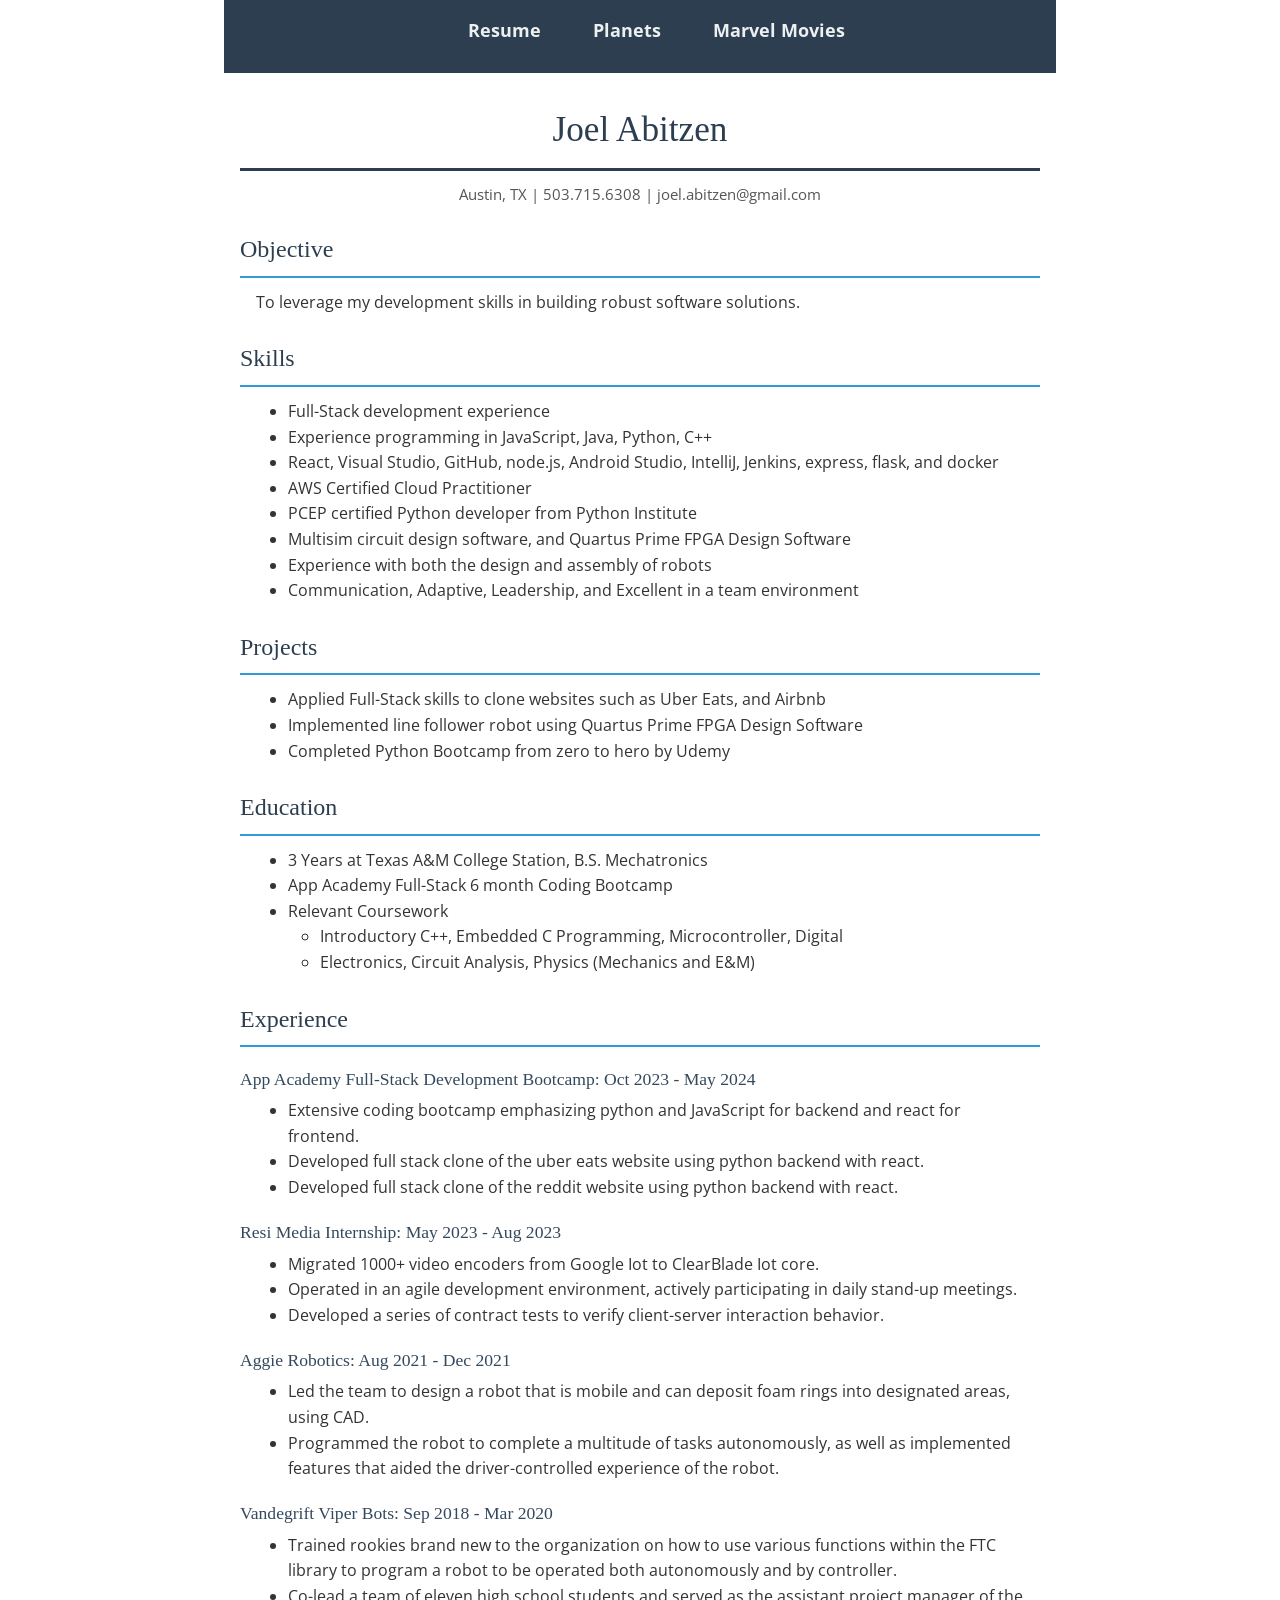
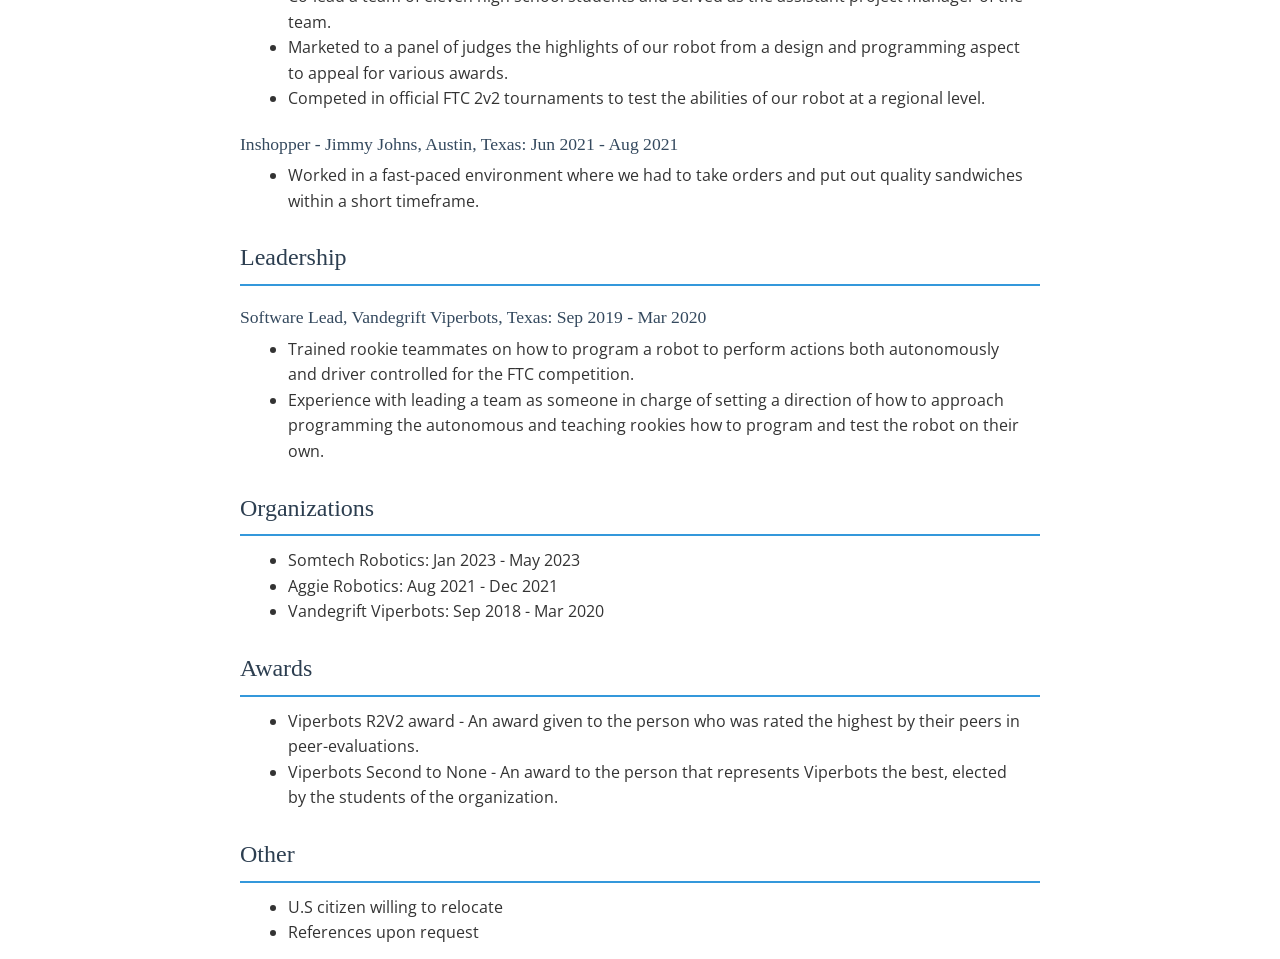
<file: index.html>
<!DOCTYPE html>
<html lang="en">
  <head>
    <meta charset="utf-8">
    <meta name="viewport" content="width=device-width, initial-scale=1.0">
    <title>Joel Abitzen - Resume</title>
    <link rel="stylesheet" href="css/reset.css">
    <link rel="stylesheet" href="css/styles.css">
  </head>
  <body id="resume">
    <nav id="main-nav">
      <ul>
        <li><a href="index.html">Resume</a></li>
        <li><a href="planets.html">Planets</a></li>
        <li><a href="marvel.html">Marvel Movies</a></li>
      </ul>
    </nav>
    <h1>Joel Abitzen</h1>
    <p>Austin, TX | 503.715.6308 | joel.abitzen@gmail.com</p>
    <h2>Objective</h2>
    <p>To leverage my development skills in building robust software solutions.</p>
    <h2>Skills</h2>
    <ul>
      <li>Full-Stack development experience</li>
      <li>Experience programming in JavaScript, Java, Python, C++</li>
      <li>React, Visual Studio, GitHub, node.js, Android Studio, IntelliJ, Jenkins, express, flask, and docker</li>
      <li>AWS Certified Cloud Practitioner</li>
      <li>PCEP certified Python developer from Python Institute</li>
      <li>Multisim circuit design software, and Quartus Prime FPGA Design Software</li>
      <li>Experience with both the design and assembly of robots</li>
      <li>Communication, Adaptive, Leadership, and Excellent in a team environment</li>
    </ul>
    <h2>Projects</h2>
    <ul>
      <li>Applied Full-Stack skills to clone websites such as Uber Eats, and Airbnb</li>
      <li>Implemented line follower robot using Quartus Prime FPGA Design Software</li>
      <li>Completed Python Bootcamp from zero to hero by Udemy</li>
    </ul>
    <h2>Education</h2>
    <ul>
      <li>3 Years at Texas A&amp;M College Station, B.S. Mechatronics</li>
      <li>App Academy Full-Stack 6 month Coding Bootcamp</li>
      <li>Relevant Coursework
        <ul>
          <li>Introductory C++, Embedded C Programming, Microcontroller, Digital</li>
          <li>Electronics, Circuit Analysis, Physics (Mechanics and E&amp;M)</li>
        </ul>
      </li>
    </ul>
    <h2>Experience</h2>
    <h3>App Academy Full-Stack Development Bootcamp: Oct 2023 - May 2024</h3>
    <ul>
      <li>Extensive coding bootcamp emphasizing python and JavaScript for backend and react for frontend.</li>
      <li>Developed full stack clone of the uber eats website using python backend with react.</li>
      <li>Developed full stack clone of the reddit website using python backend with react.</li>
    </ul>
    <h3>Resi Media Internship: May 2023 - Aug 2023</h3>
    <ul>
      <li>Migrated 1000+ video encoders from Google Iot to ClearBlade Iot core.</li>
      <li>Operated in an agile development environment, actively participating in daily stand-up meetings.</li>
      <li>Developed a series of contract tests to verify client-server interaction behavior.</li>
    </ul>
    <h3>Aggie Robotics: Aug 2021 - Dec 2021</h3>
    <ul>
      <li>Led the team to design a robot that is mobile and can deposit foam rings into designated areas, using CAD.</li>
      <li>Programmed the robot to complete a multitude of tasks autonomously, as well as implemented features that aided the driver-controlled experience of the robot.</li>
    </ul>
    <h3>Vandegrift Viper Bots: Sep 2018 - Mar 2020</h3>
    <ul>
      <li>Trained rookies brand new to the organization on how to use various functions within the FTC library to program a robot to be operated both autonomously and by controller.</li>
      <li>Co-lead a team of eleven high school students and served as the assistant project manager of the team.</li>
      <li>Marketed to a panel of judges the highlights of our robot from a design and programming aspect to appeal for various awards.</li>
      <li>Competed in official FTC 2v2 tournaments to test the abilities of our robot at a regional level.</li>
    </ul>
    <h3>Inshopper - Jimmy Johns, Austin, Texas: Jun 2021 - Aug 2021</h3>
    <ul>
      <li>Worked in a fast-paced environment where we had to take orders and put out quality sandwiches within a short timeframe.</li>
    </ul>
    <h2>Leadership</h2>
    <h3>Software Lead, Vandegrift Viperbots, Texas: Sep 2019 - Mar 2020</h3>
    <ul>
      <li>Trained rookie teammates on how to program a robot to perform actions both autonomously and driver controlled for the FTC competition.</li>
      <li>Experience with leading a team as someone in charge of setting a direction of how to approach programming the autonomous and teaching rookies how to program and test the robot on their own.</li>
    </ul>
    <h2>Organizations</h2>
    <ul>
      <li>Somtech Robotics: Jan 2023 - May 2023</li>
      <li>Aggie Robotics: Aug 2021 - Dec 2021</li>
      <li>Vandegrift Viperbots: Sep 2018 - Mar 2020</li>
    </ul>
    <h2>Awards</h2>
    <ul>
      <li>Viperbots R2V2 award - An award given to the person who was rated the highest by their peers in peer-evaluations.</li>
      <li>Viperbots Second to None - An award to the person that represents Viperbots the best, elected by the students of the organization.</li>
    </ul>
    <h2>Other</h2>
    <ul>
      <li>U.S citizen willing to relocate</li>
      <li>References upon request</li>
    </ul>
  </body>
</html>
</file>
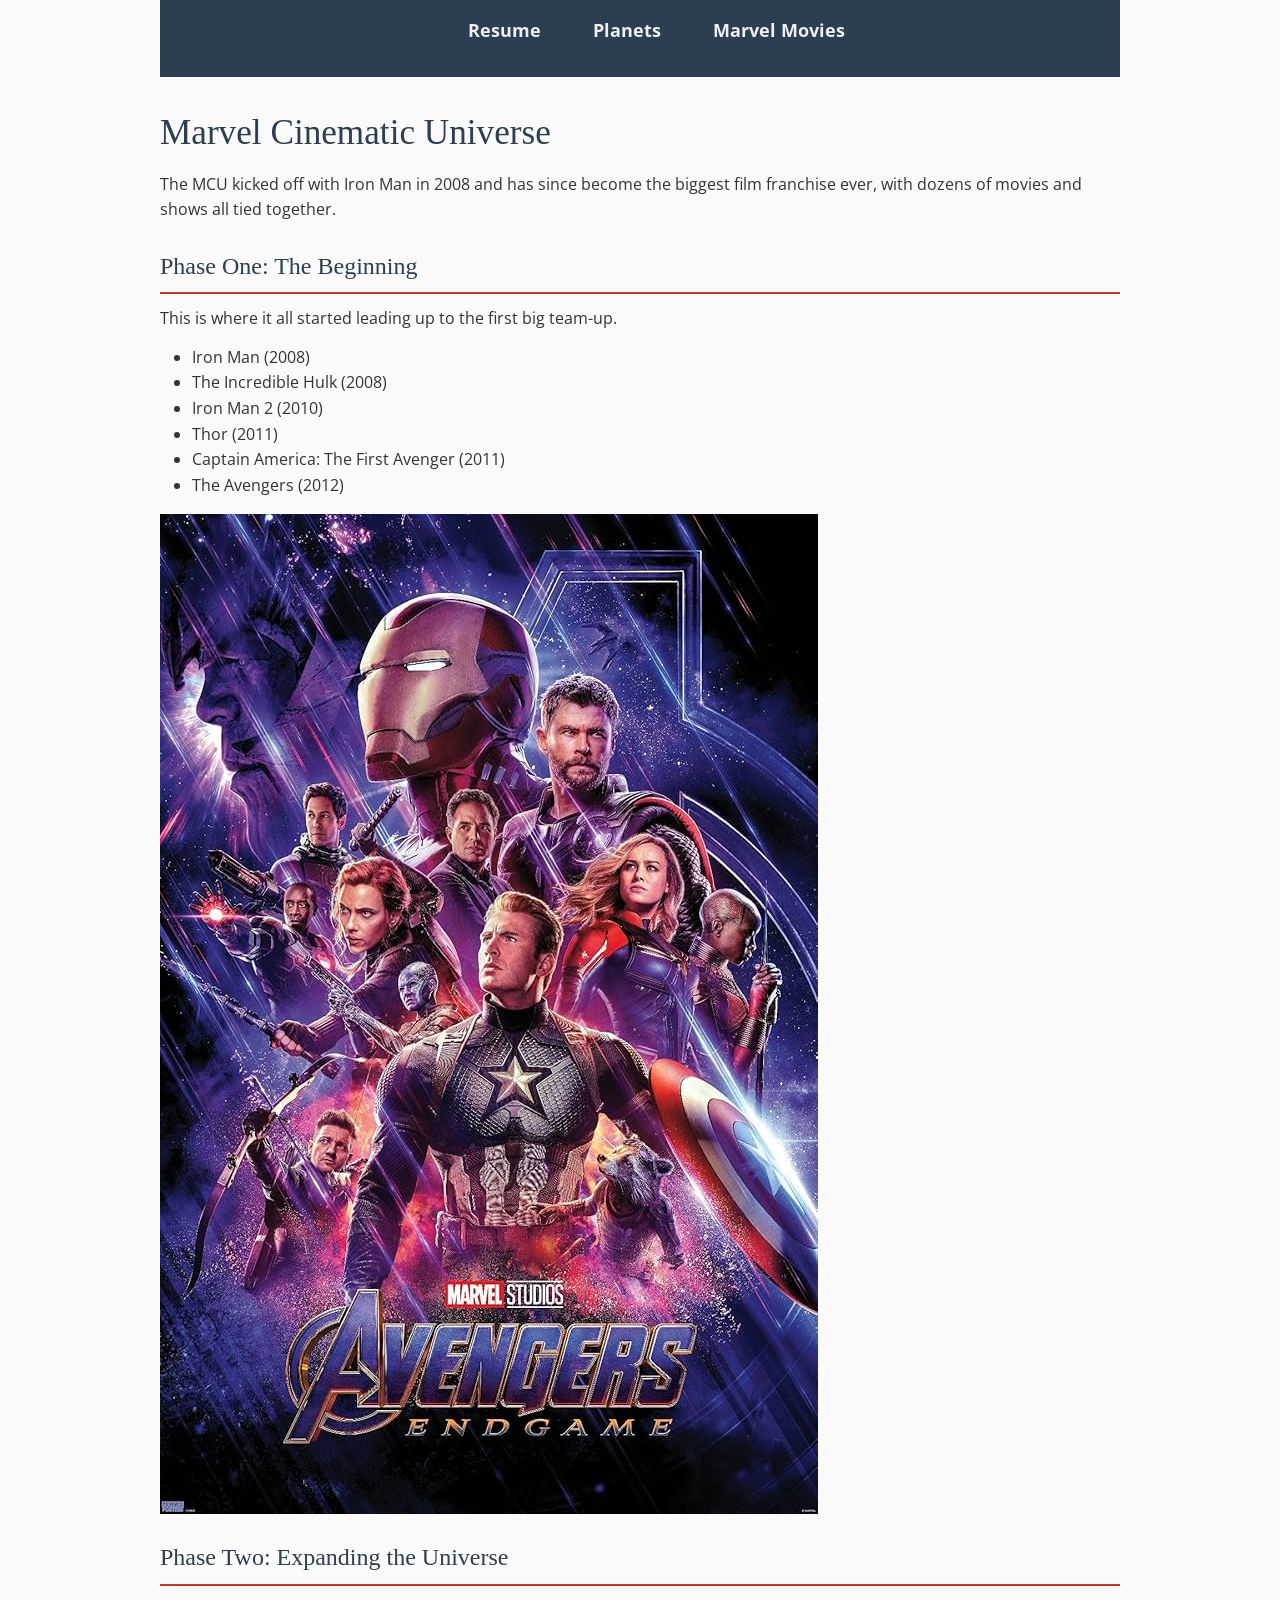
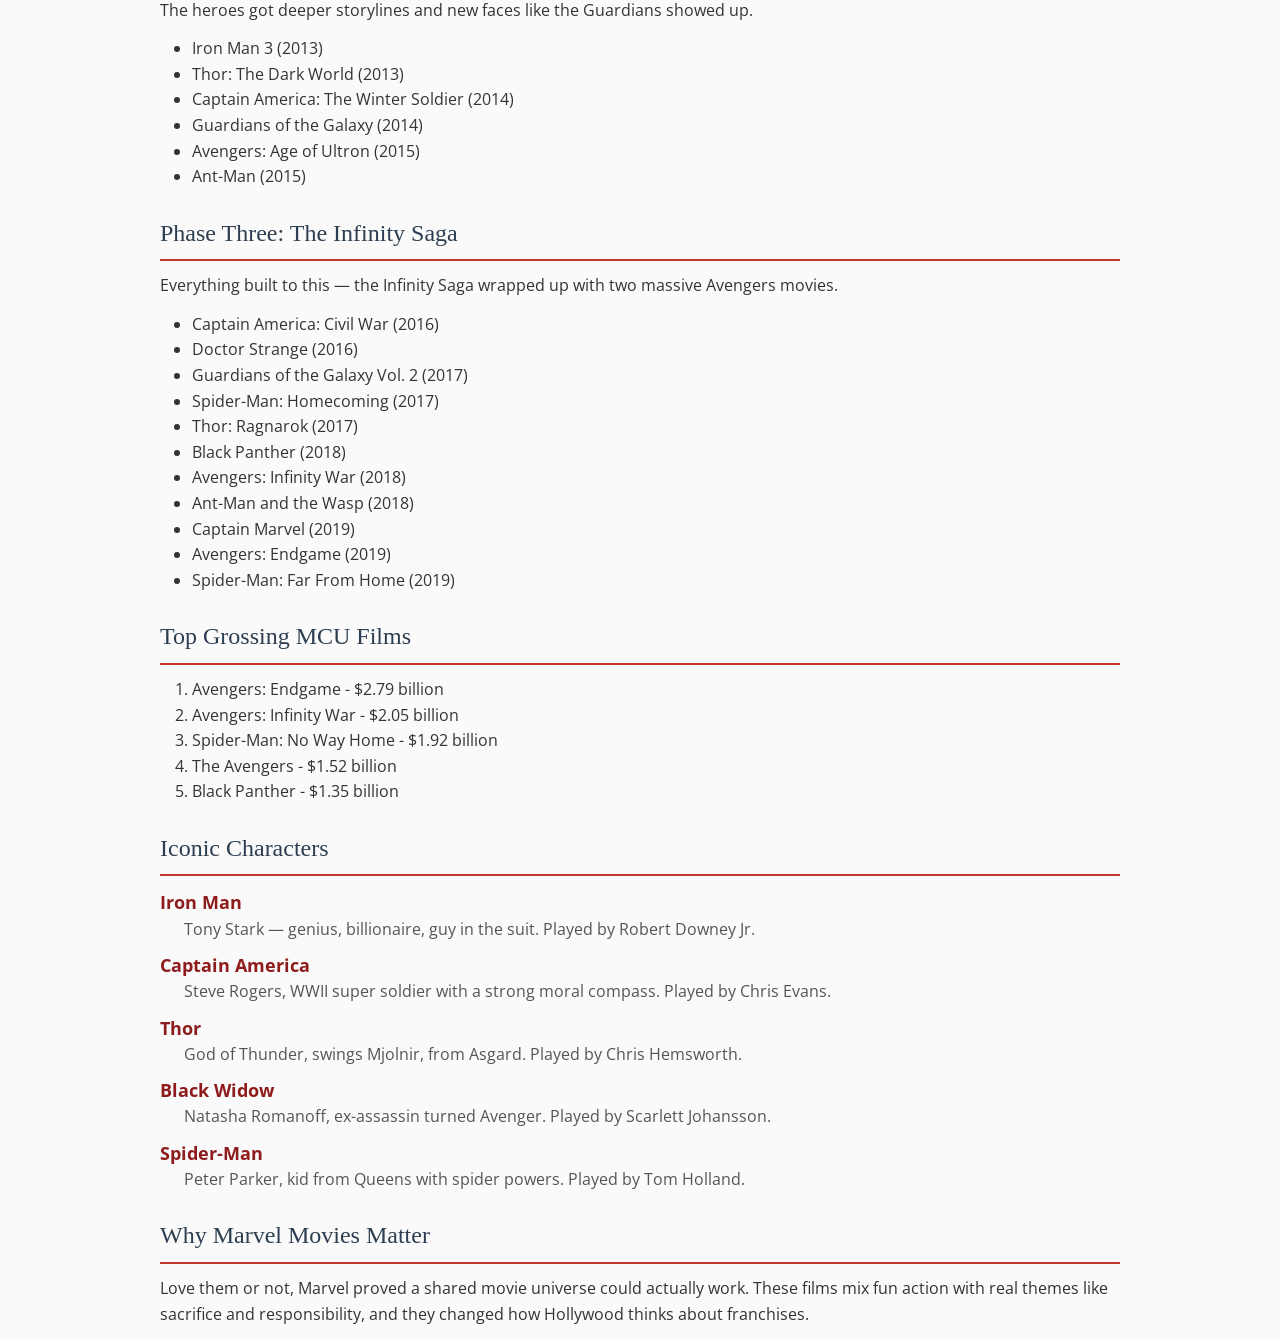
<file: marvel.html>
<!DOCTYPE html>
<html lang="en">
  <head>
    <meta charset="utf-8">
    <meta name="viewport" content="width=device-width, initial-scale=1.0">
    <title>Marvel Movies</title>
    <link rel="stylesheet" href="css/reset.css">
    <link rel="stylesheet" href="css/styles.css">
  </head>
  <body id="marvel">
    <nav id="main-nav">
      <ul>
        <li><a href="index.html">Resume</a></li>
        <li><a href="planets.html">Planets</a></li>
        <li><a href="marvel.html">Marvel Movies</a></li>
      </ul>
    </nav>
    <h1>Marvel Cinematic Universe</h1>
    <p>The MCU kicked off with Iron Man in 2008 and has since become the biggest film franchise ever, with dozens of movies and shows all tied together.</p>
    <h2>Phase One: The Beginning</h2>
    <p>This is where it all started leading up to the first big team-up.</p>
    <ul>
      <li>Iron Man (2008)</li>
      <li>The Incredible Hulk (2008)</li>
      <li>Iron Man 2 (2010)</li>
      <li>Thor (2011)</li>
      <li>Captain America: The First Avenger (2011)</li>
      <li>The Avengers (2012)</li>
    </ul>
    <img src="images/avengers.jpg" alt="The Avengers movie poster">
    <h2>Phase Two: Expanding the Universe</h2>
    <p>The heroes got deeper storylines and new faces like the Guardians showed up.</p>
    <ul>
      <li>Iron Man 3 (2013)</li>
      <li>Thor: The Dark World (2013)</li>
      <li>Captain America: The Winter Soldier (2014)</li>
      <li>Guardians of the Galaxy (2014)</li>
      <li>Avengers: Age of Ultron (2015)</li>
      <li>Ant-Man (2015)</li>
    </ul>
    <h2>Phase Three: The Infinity Saga</h2>
    <p>Everything built to this — the Infinity Saga wrapped up with two massive Avengers movies.</p>
    <ul>
      <li>Captain America: Civil War (2016)</li>
      <li>Doctor Strange (2016)</li>
      <li>Guardians of the Galaxy Vol. 2 (2017)</li>
      <li>Spider-Man: Homecoming (2017)</li>
      <li>Thor: Ragnarok (2017)</li>
      <li>Black Panther (2018)</li>
      <li>Avengers: Infinity War (2018)</li>
      <li>Ant-Man and the Wasp (2018)</li>
      <li>Captain Marvel (2019)</li>
      <li>Avengers: Endgame (2019)</li>
      <li>Spider-Man: Far From Home (2019)</li>
    </ul>
    <h2>Top Grossing MCU Films</h2>
    <ol>
      <li>Avengers: Endgame - $2.79 billion</li>
      <li>Avengers: Infinity War - $2.05 billion</li>
      <li>Spider-Man: No Way Home - $1.92 billion</li>
      <li>The Avengers - $1.52 billion</li>
      <li>Black Panther - $1.35 billion</li>
    </ol>
    <h2>Iconic Characters</h2>
    <dl>
      <dt>Iron Man</dt>
      <dd>Tony Stark — genius, billionaire, guy in the suit. Played by Robert Downey Jr.</dd>
      <dt>Captain America</dt>
      <dd>Steve Rogers, WWII super soldier with a strong moral compass. Played by Chris Evans.</dd>
      <dt>Thor</dt>
      <dd>God of Thunder, swings Mjolnir, from Asgard. Played by Chris Hemsworth.</dd>
      <dt>Black Widow</dt>
      <dd>Natasha Romanoff, ex-assassin turned Avenger. Played by Scarlett Johansson.</dd>
      <dt>Spider-Man</dt>
      <dd>Peter Parker, kid from Queens with spider powers. Played by Tom Holland.</dd>
    </dl>
    <h2>Why Marvel Movies Matter</h2>
    <p>Love them or not, Marvel proved a shared movie universe could actually work. These films mix fun action with real themes like sacrifice and responsibility, and they changed how Hollywood thinks about franchises.</p>
  </body>
</html>
</file>
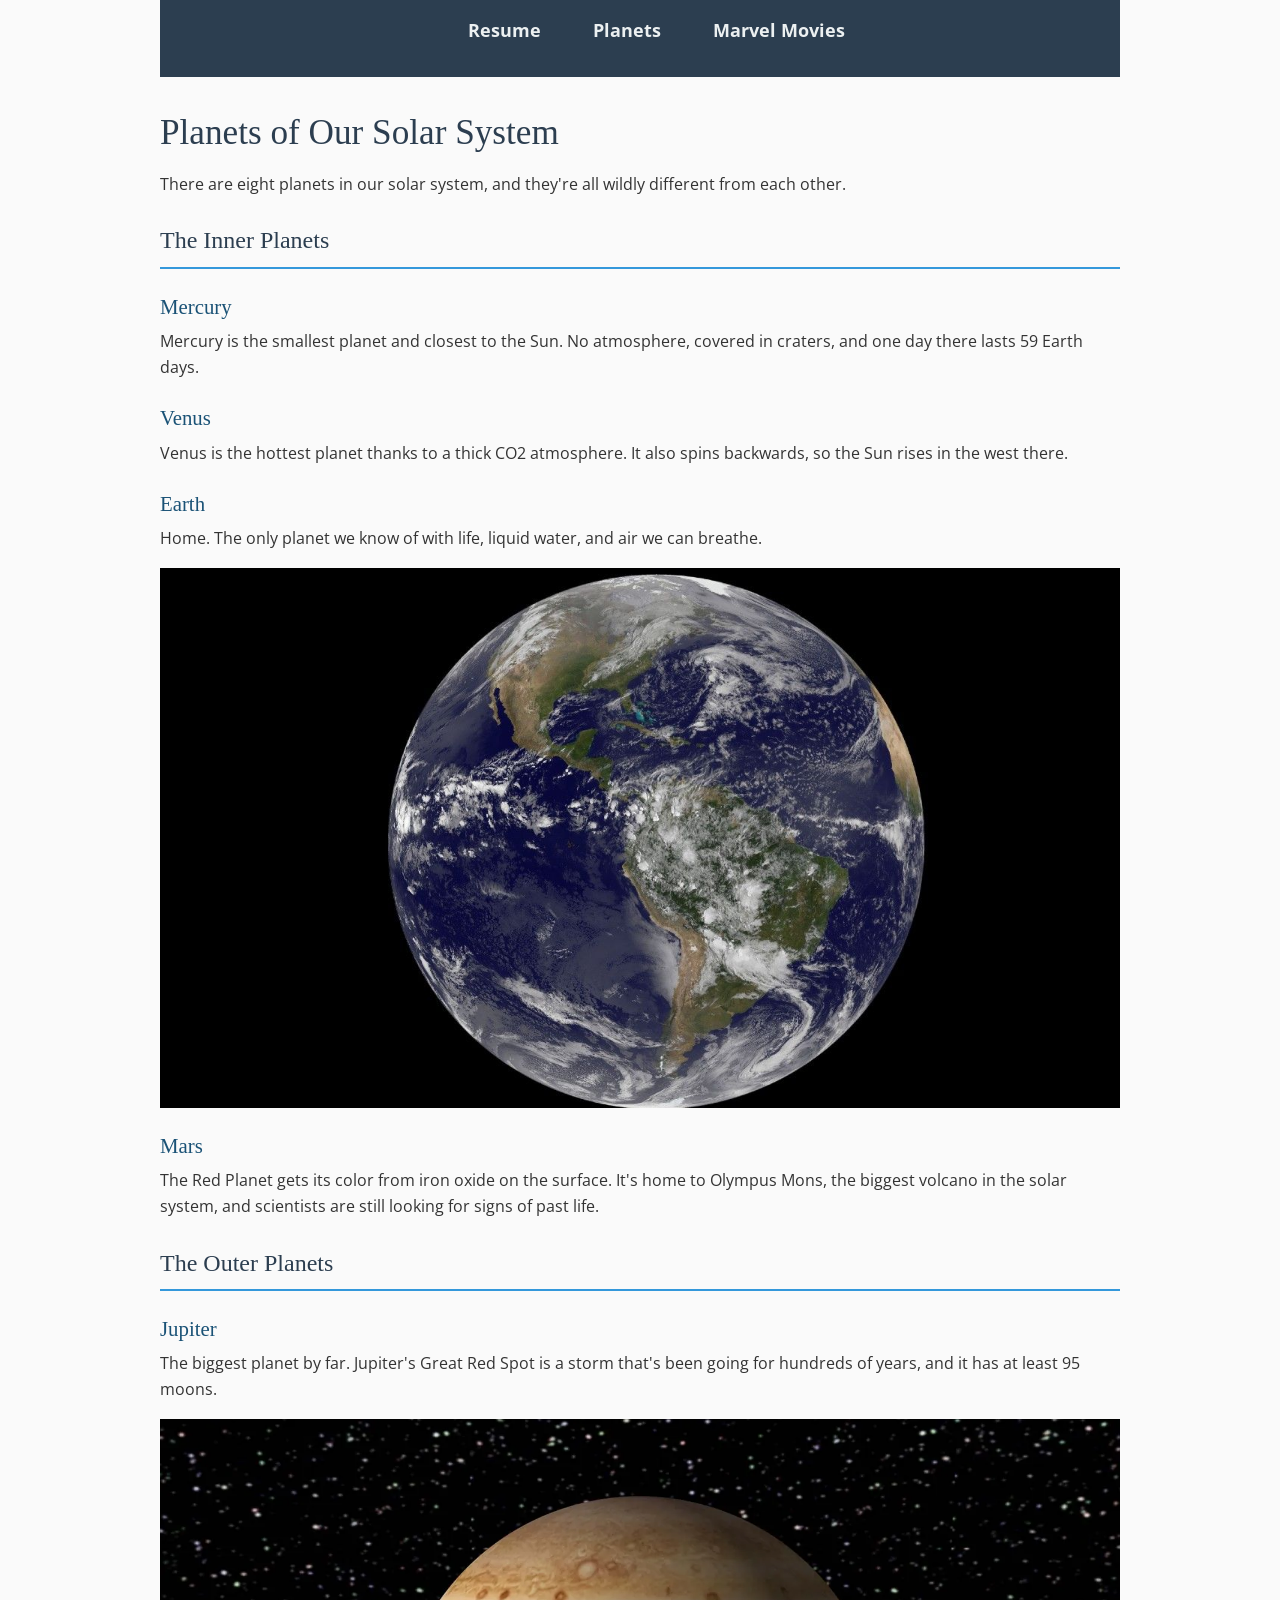
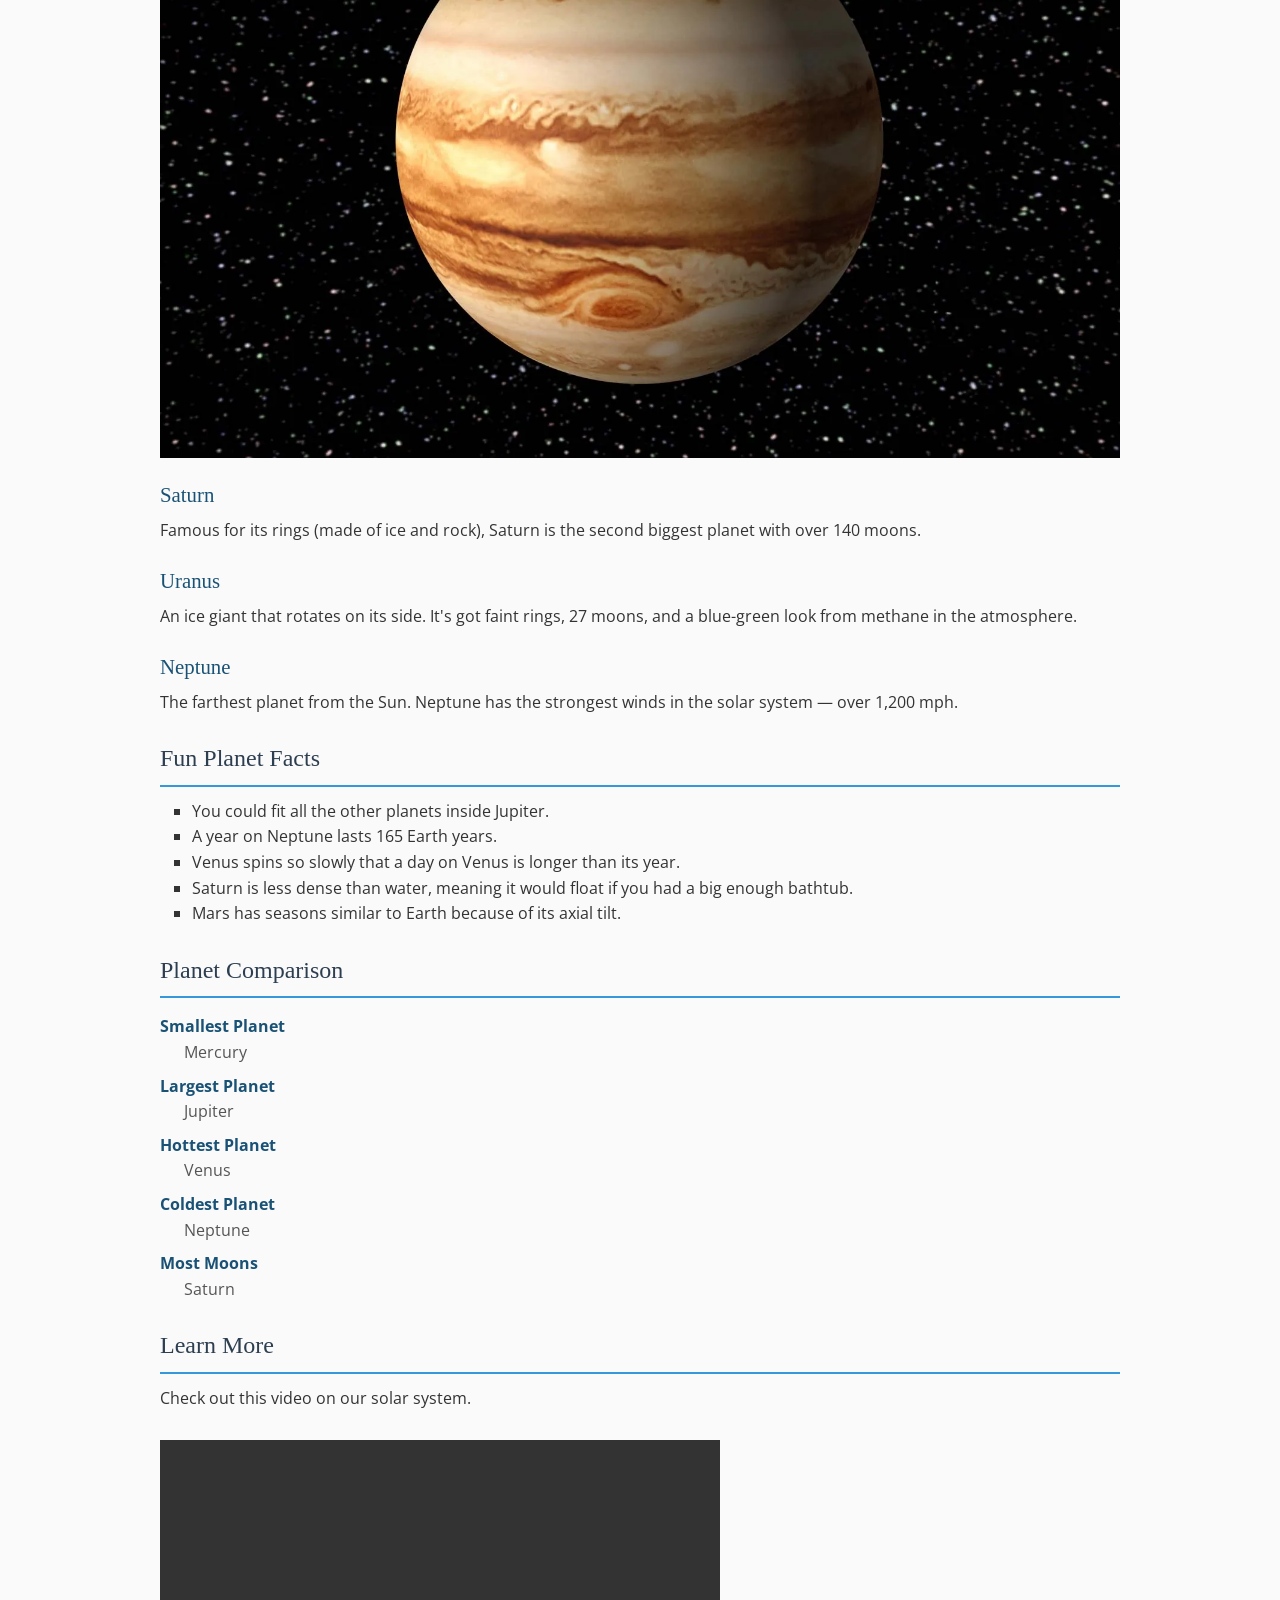
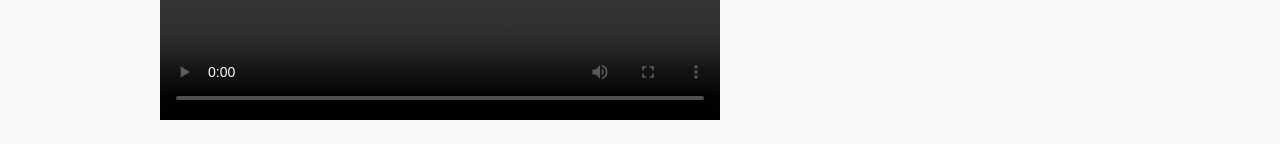
<file: planets.html>
<!DOCTYPE html>
<html lang="en">
  <head>
    <meta charset="utf-8">
    <meta name="viewport" content="width=device-width, initial-scale=1.0">
    <title>Planets of Our Solar System</title>
    <link rel="stylesheet" href="css/reset.css">
    <link rel="stylesheet" href="css/styles.css">
  </head>
  <body id="planets">
    <nav id="main-nav">
      <ul>
        <li><a href="index.html">Resume</a></li>
        <li><a href="planets.html">Planets</a></li>
        <li><a href="marvel.html">Marvel Movies</a></li>
      </ul>
    </nav>
    <h1>Planets of Our Solar System</h1>
    <p>There are eight planets in our solar system, and they're all wildly different from each other.</p>
    <h2>The Inner Planets</h2>
    <h3>Mercury</h3>
    <p>Mercury is the smallest planet and closest to the Sun. No atmosphere, covered in craters, and one day there lasts 59 Earth days.</p>
    <h3>Venus</h3>
    <p>Venus is the hottest planet thanks to a thick CO2 atmosphere. It also spins backwards, so the Sun rises in the west there.</p>
    <h3>Earth</h3>
    <p>Home. The only planet we know of with life, liquid water, and air we can breathe.</p>
    <img src="images/earth.jpg" alt="Planet Earth from space">
    <h3>Mars</h3>
    <p>The Red Planet gets its color from iron oxide on the surface. It's home to Olympus Mons, the biggest volcano in the solar system, and scientists are still looking for signs of past life.</p>
    <h2>The Outer Planets</h2>
    <h3>Jupiter</h3>
    <p>The biggest planet by far. Jupiter's Great Red Spot is a storm that's been going for hundreds of years, and it has at least 95 moons.</p>
    <img src="images/Jupiter.jpg" alt="Planet Jupiter showing the Great Red Spot">
    <h3>Saturn</h3>
    <p>Famous for its rings (made of ice and rock), Saturn is the second biggest planet with over 140 moons.</p>
    <h3>Uranus</h3>
    <p>An ice giant that rotates on its side. It's got faint rings, 27 moons, and a blue-green look from methane in the atmosphere.</p>
    <h3>Neptune</h3>
    <p>The farthest planet from the Sun. Neptune has the strongest winds in the solar system — over 1,200 mph.</p>
    <h2>Fun Planet Facts</h2>
    <ul>
      <li>You could fit all the other planets inside Jupiter.</li>
      <li>A year on Neptune lasts 165 Earth years.</li>
      <li>Venus spins so slowly that a day on Venus is longer than its year.</li>
      <li>Saturn is less dense than water, meaning it would float if you had a big enough bathtub.</li>
      <li>Mars has seasons similar to Earth because of its axial tilt.</li>
    </ul>
    <h2>Planet Comparison</h2>
    <dl>
      <dt>Smallest Planet</dt>
      <dd>Mercury</dd>
      <dt>Largest Planet</dt>
      <dd>Jupiter</dd>
      <dt>Hottest Planet</dt>
      <dd>Venus</dd>
      <dt>Coldest Planet</dt>
      <dd>Neptune</dd>
      <dt>Most Moons</dt>
      <dd>Saturn</dd>
    </dl>
    <h2>Learn More</h2>
    <p>Check out this video on our solar system.</p>
    <video controls width="560">
      <source src="images/solar-system.mp4" type="video/mp4">
      Your browser does not support the video element.
    </video>
  </body>
</html>
</file>
<file: css/styles.css>
@import url('https://fonts.googleapis.com/css2?family=Open+Sans:wght@400;700&display=swap');

body {
  font-family: 'Open Sans', sans-serif;
  color: #333;
  line-height: 1.6;
  background-color: #fafafa;
}

#main-nav {
  background-color: #2c3e50;
  text-align: center;
  padding: 1em 0;
}

#main-nav ul {
  list-style-type: none;
  display: inline-block;
}

#main-nav ul li {
  display: inline-block;
  margin: 0 1.5em;
}

#main-nav ul li a {
  color: #ecf0f1;
  text-decoration: none;
  font-size: 1.1em;
  font-weight: 700;
}

#main-nav ul li a:hover {
  color: #3498db;
}

h1, h2, h3 {
  font-family: Georgia, 'Times New Roman', serif;
  color: #2c3e50;
}

h1 {
  font-size: 2.2em;
  margin: 0.8em 0 0.3em;
}

h2 {
  font-size: 1.5em;
  margin: 1em 0 0.5em;
  border-bottom: 2px solid #3498db;
  padding-bottom: 0.3em;
}

p {
  margin-bottom: 0.8em;
}

img {
  max-width: 100%;
  height: auto;
  display: block;
  margin: 1em 0;
}

#resume {
  max-width: 800px;
  margin: 0 auto;
  background-color: #fff;
}

#resume > p:first-of-type {
  text-align: center;
  color: #555;
  font-size: 0.95em;
  margin-bottom: 1.5em;
}

#resume h1 {
  text-align: center;
  border-bottom: 3px solid #2c3e50;
  padding-bottom: 0.3em;
}

#resume ul {
  list-style: disc;
  margin-left: 2em;
  margin-bottom: 0.8em;
}

#resume ul ul {
  list-style: circle;
}

#resume h3 {
  font-size: 1.1em;
  margin: 1em 0 0.3em;
  color: #34495e;
}

#resume h2 ~ ul,
#resume h2 ~ p {
  padding: 0 1em;
}

#resume #main-nav {
  margin: 0 -1em;
  padding: 1em;
}

#planets {
  width: 90%;
  max-width: 960px;
  margin: 0 auto;
}

#planets h3 {
  font-size: 1.3em;
  margin: 1em 0 0.3em;
  color: #1a5276;
}

#planets ul {
  list-style: square;
  margin-left: 2em;
  margin-bottom: 1em;
}

#planets dl {
  margin: 1em 0;
}

#planets dt {
  font-weight: 700;
  color: #1a5276;
  margin-top: 0.5em;
}

#planets dd {
  margin-left: 1.5em;
  color: #555;
}

#planets video {
  width: 100%;
  max-width: 560px;
  margin: 1em 0;
}

#marvel {
  width: 90%;
  max-width: 960px;
  margin: 0 auto;
}

#marvel ol {
  list-style: decimal;
  margin-left: 2em;
  margin-bottom: 1em;
}

#marvel ul {
  list-style: disc;
  margin-left: 2em;
  margin-bottom: 1em;
}

#marvel dt {
  font-weight: 700;
  color: #8e1c1c;
  margin-top: 0.5em;
  font-size: 1.1em;
}

#marvel dd {
  margin-left: 1.5em;
  color: #555;
  margin-bottom: 0.3em;
}

#marvel h2 {
  border-bottom-color: #c0392b;
}
</file>
